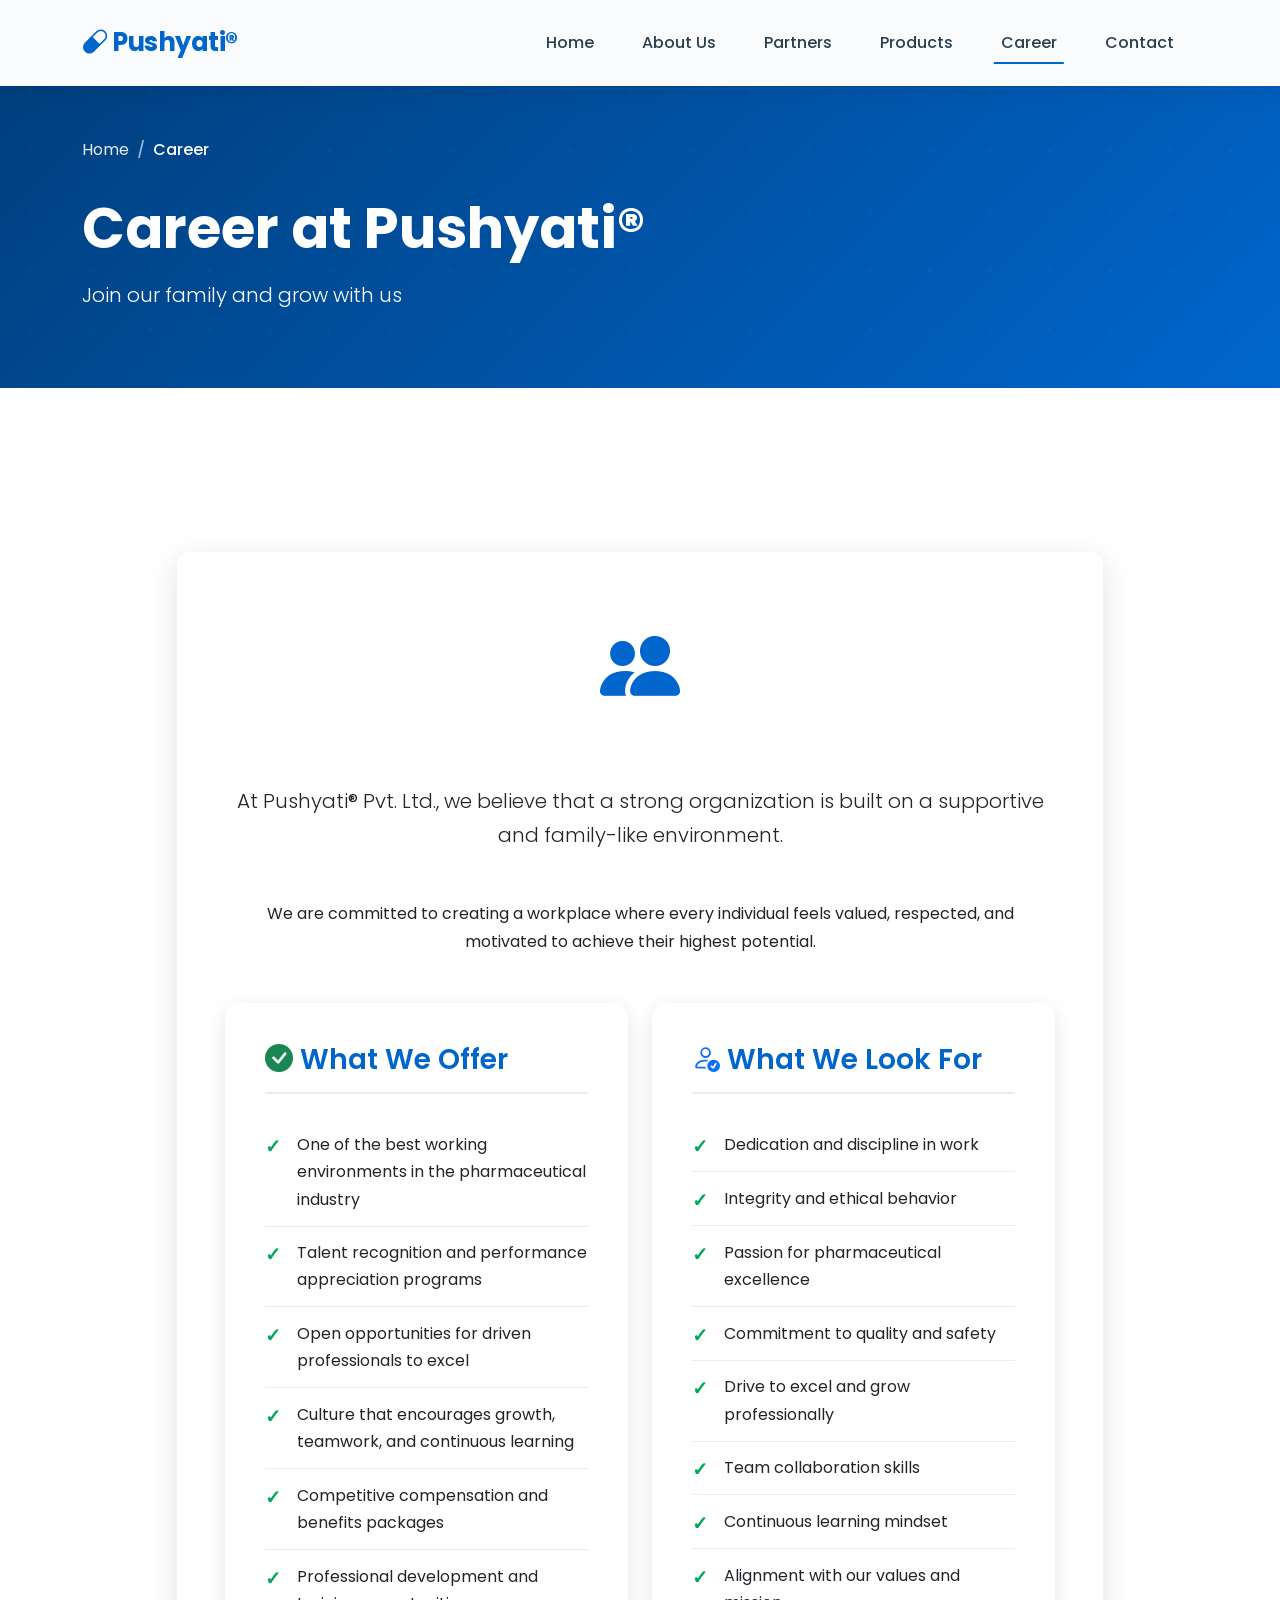
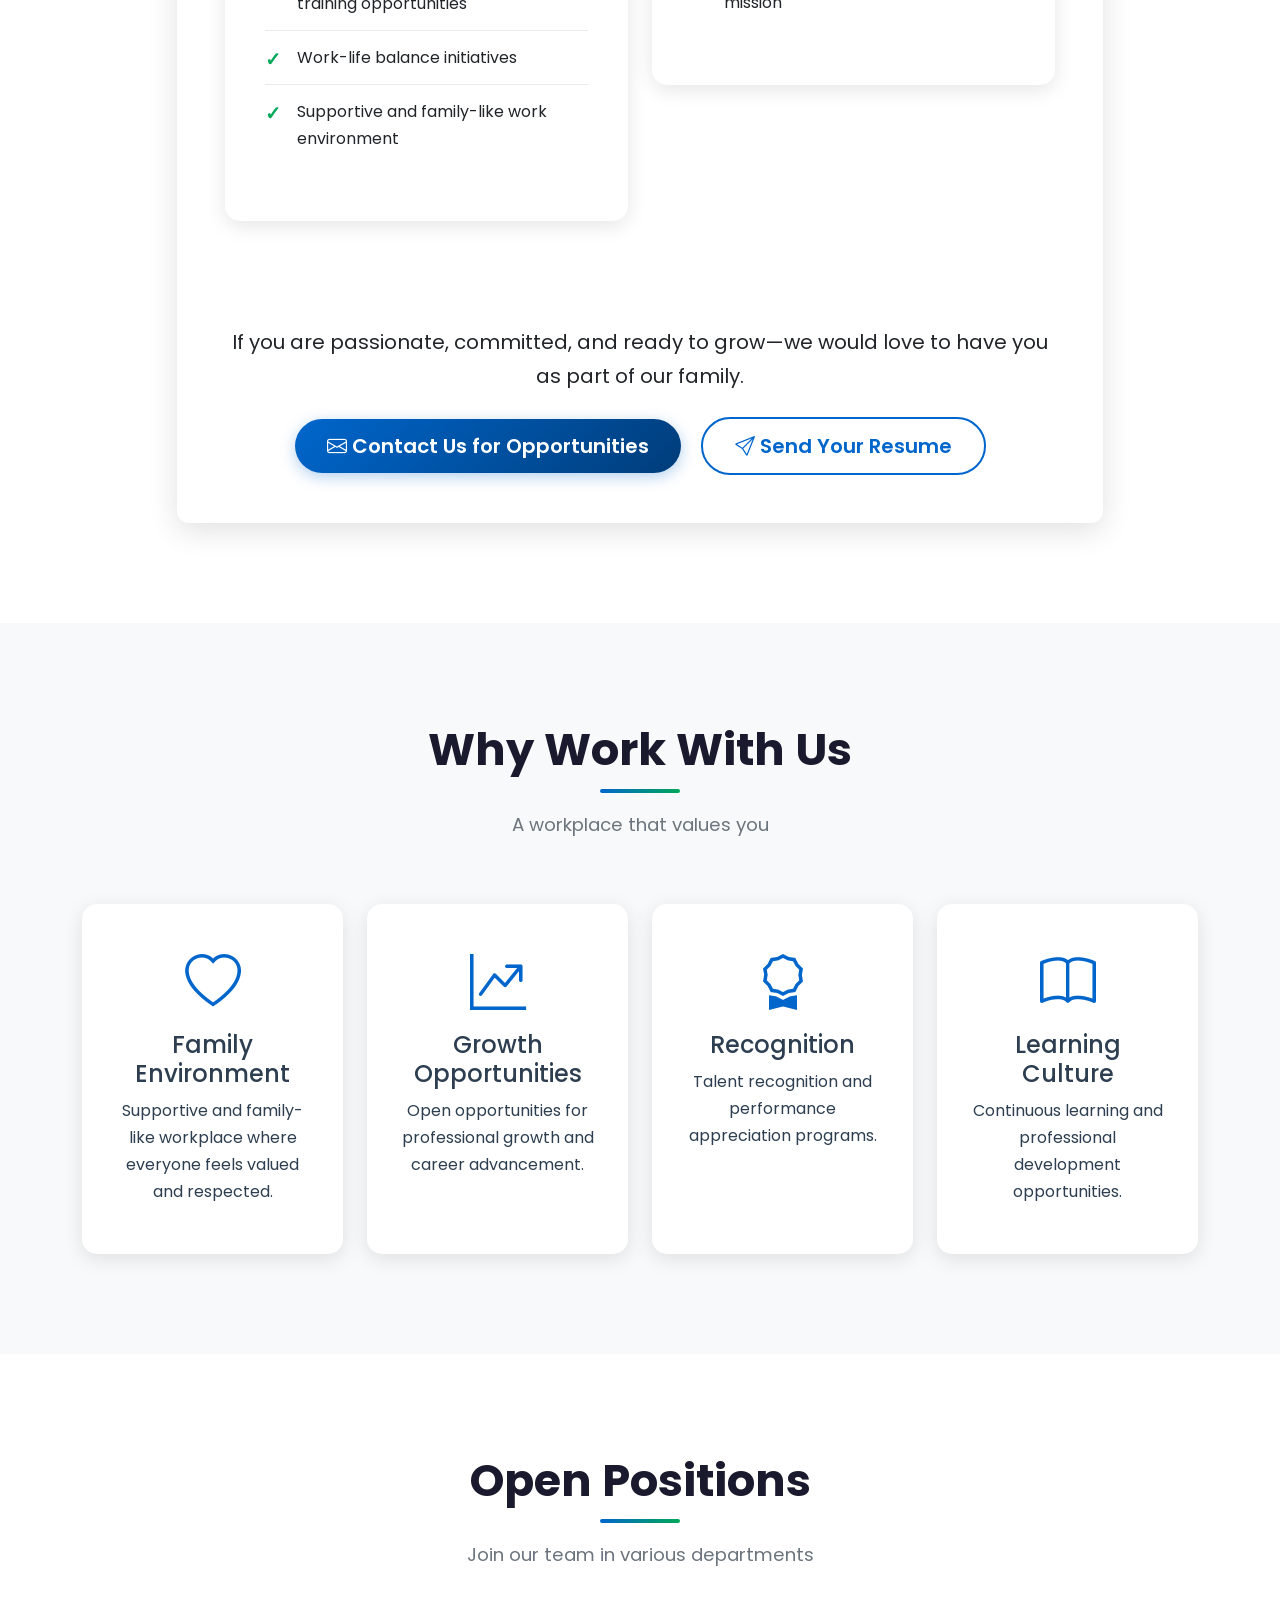
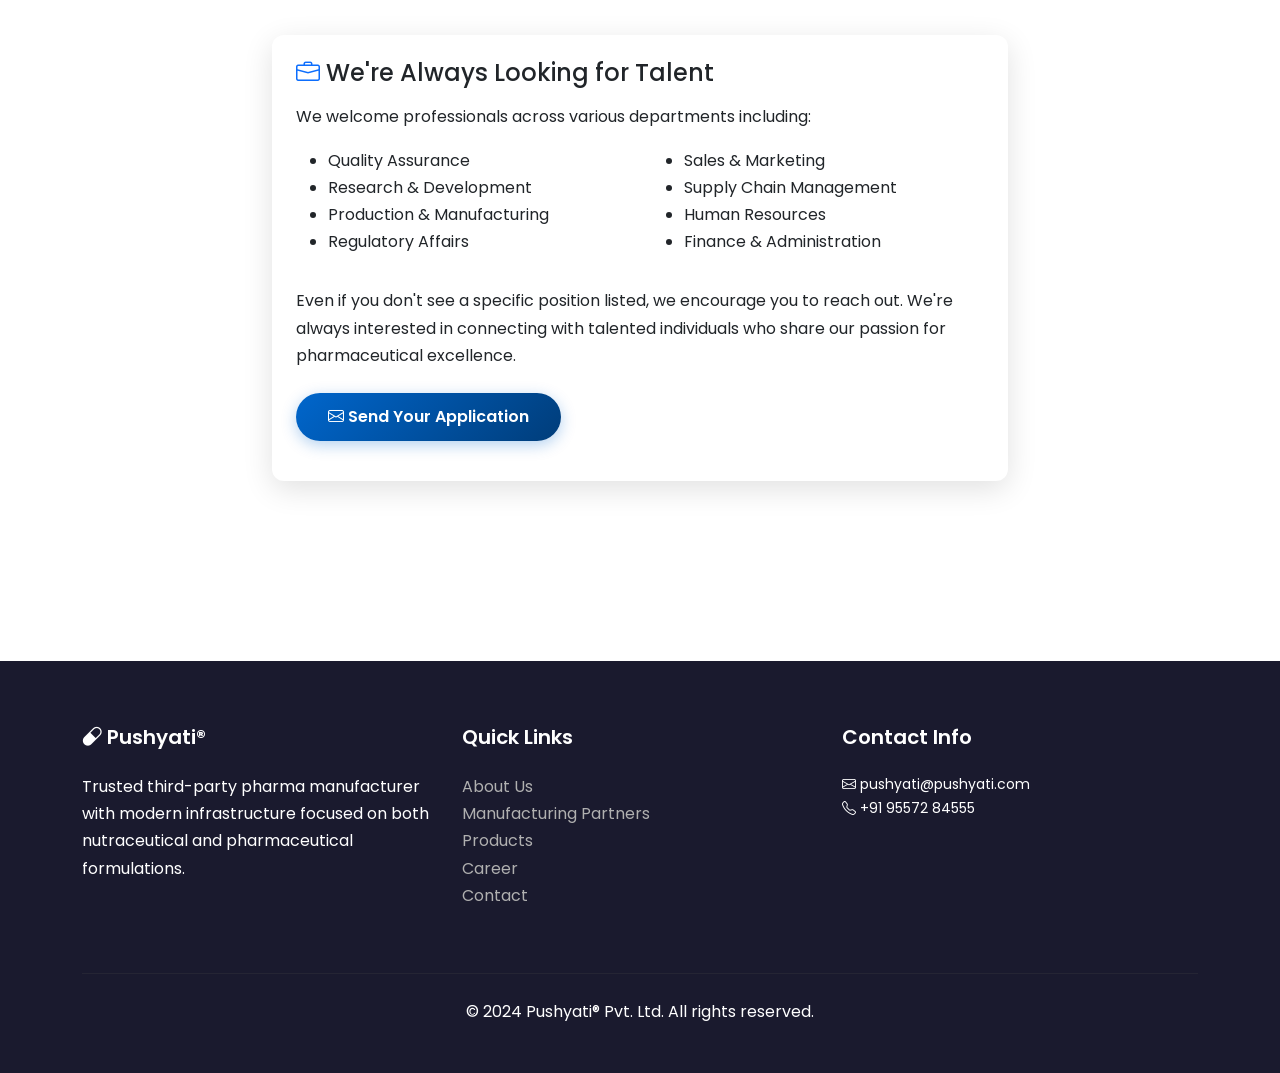
<file: career.html>
<!DOCTYPE html>
<html lang="en">
<head>
    <meta charset="UTF-8">
    <meta name="viewport" content="width=device-width, initial-scale=1.0">
    <title>Career - Pushyati®</title>
    
    <link href="https://cdn.jsdelivr.net/npm/bootstrap@5.3.2/dist/css/bootstrap.min.css" rel="stylesheet">
    <link rel="stylesheet" href="https://cdn.jsdelivr.net/npm/bootstrap-icons@1.11.1/font/bootstrap-icons.css">
    <link href="https://fonts.googleapis.com/css2?family=Poppins:wght@300;400;500;600;700&display=swap" rel="stylesheet">
    <link rel="stylesheet" href="css/style.css">
</head>
<body>
    <!-- Navigation -->
    <nav class="navbar navbar-expand-lg navbar-light fixed-top">
        <div class="container">
            <a class="navbar-brand" href="index.html">
                <i class="bi bi-capsule"></i> Pushyati®
            </a>
            <button class="navbar-toggler" type="button" data-bs-toggle="collapse" data-bs-target="#navbarNav">
                <span class="navbar-toggler-icon"></span>
            </button>
            <div class="collapse navbar-collapse" id="navbarNav">
                <ul class="navbar-nav ms-auto">
                    <li class="nav-item">
                        <a class="nav-link" href="index.html">Home</a>
                    </li>
                    <li class="nav-item">
                        <a class="nav-link" href="about.html">About Us</a>
                    </li>
                    <li class="nav-item">
                        <a class="nav-link" href="partners.html">Partners</a>
                    </li>
                    <li class="nav-item">
                        <a class="nav-link" href="products.html">Products</a>
                    </li>
                    <li class="nav-item">
                        <a class="nav-link active" href="career.html">Career</a>
                    </li>
                    <li class="nav-item">
                        <a class="nav-link" href="contact.html">Contact</a>
                    </li>
                </ul>
            </div>
        </div>
    </nav>

    <!-- Page Header -->
    <div class="page-header" style="background: linear-gradient(135deg, #003d7a 0%, #0066cc 100%);">
        <div style="position: absolute; top: 0; right: 0; width: 40%; height: 100%; background-image: url('https://via.placeholder.com/600x800/0066cc/ffffff?text=Career'); background-size: cover; background-position: center; opacity: 0.2; z-index: 1;"></div>
        <div class="container">
            <div class="page-header-content">
                <nav aria-label="breadcrumb" class="breadcrumb-custom">
                    <ol class="breadcrumb">
                        <li class="breadcrumb-item"><a href="index.html">Home</a></li>
                        <li class="breadcrumb-item active">Career</li>
                    </ol>
                </nav>
                <h1 class="display-4 fw-bold mb-3">Career at Pushyati®</h1>
                <p class="lead">Join our family and grow with us</p>
            </div>
        </div>
    </div>

    <!-- Career Content -->
    <section class="section">
        <div class="container">
            <div class="row">
                <div class="col-lg-10 mx-auto">
                    <div class="card">
                        <div class="card-body p-5">
                            <div class="text-center mb-5">
                                <i class="bi bi-people-fill" style="font-size: 5rem; color: var(--primary-color);"></i>
                            </div>
                            <p class="lead text-center mb-5">At Pushyati® Pvt. Ltd., we believe that a strong organization is built on a supportive and family-like environment.</p>
                            
                            <p class="text-center mb-5">We are committed to creating a workplace where every individual feels valued, respected, and motivated to achieve their highest potential.</p>
                            
                            <div class="row mt-5">
                                <div class="col-md-6 mb-4">
                                    <div class="detail-section">
                                        <h3><i class="bi bi-check-circle-fill text-success"></i> What We Offer</h3>
                                        <ul>
                                            <li>One of the best working environments in the pharmaceutical industry</li>
                                            <li>Talent recognition and performance appreciation programs</li>
                                            <li>Open opportunities for driven professionals to excel</li>
                                            <li>Culture that encourages growth, teamwork, and continuous learning</li>
                                            <li>Competitive compensation and benefits packages</li>
                                            <li>Professional development and training opportunities</li>
                                            <li>Work-life balance initiatives</li>
                                            <li>Supportive and family-like work environment</li>
                                        </ul>
                                    </div>
                                </div>
                                <div class="col-md-6 mb-4">
                                    <div class="detail-section">
                                        <h3><i class="bi bi-person-check text-primary"></i> What We Look For</h3>
                                        <ul>
                                            <li>Dedication and discipline in work</li>
                                            <li>Integrity and ethical behavior</li>
                                            <li>Passion for pharmaceutical excellence</li>
                                            <li>Commitment to quality and safety</li>
                                            <li>Drive to excel and grow professionally</li>
                                            <li>Team collaboration skills</li>
                                            <li>Continuous learning mindset</li>
                                            <li>Alignment with our values and mission</li>
                                        </ul>
                                    </div>
                                </div>
                            </div>
                            
                            <div class="text-center mt-5">
                                <p class="lead"><strong>If you are passionate, committed, and ready to grow—we would love to have you as part of our family.</strong></p>
                                <div class="mt-4">
                                    <a href="contact.html" class="btn btn-primary btn-lg me-3">
                                        <i class="bi bi-envelope"></i> Contact Us for Opportunities
                                    </a>
                                    <a href="mailto:pushyati@pushyati.com" class="btn btn-outline-primary btn-lg">
                                        <i class="bi bi-send"></i> Send Your Resume
                                    </a>
                                </div>
                            </div>
                        </div>
                    </div>
                </div>
            </div>
        </div>
    </section>

    <!-- Why Work With Us -->
    <section class="section" style="background: var(--light-bg);">
        <div class="container">
            <h2 class="section-title">Why Work With Us</h2>
            <p class="section-subtitle">A workplace that values you</p>
            
            <div class="row g-4">
                <div class="col-md-6 col-lg-3">
                    <div class="feature-box">
                        <i class="bi bi-heart feature-box-icon"></i>
                        <h4>Family Environment</h4>
                        <p>Supportive and family-like workplace where everyone feels valued and respected.</p>
                    </div>
                </div>
                <div class="col-md-6 col-lg-3">
                    <div class="feature-box">
                        <i class="bi bi-graph-up-arrow feature-box-icon"></i>
                        <h4>Growth Opportunities</h4>
                        <p>Open opportunities for professional growth and career advancement.</p>
                    </div>
                </div>
                <div class="col-md-6 col-lg-3">
                    <div class="feature-box">
                        <i class="bi bi-award feature-box-icon"></i>
                        <h4>Recognition</h4>
                        <p>Talent recognition and performance appreciation programs.</p>
                    </div>
                </div>
                <div class="col-md-6 col-lg-3">
                    <div class="feature-box">
                        <i class="bi bi-book feature-box-icon"></i>
                        <h4>Learning Culture</h4>
                        <p>Continuous learning and professional development opportunities.</p>
                    </div>
                </div>
            </div>
        </div>
    </section>

    <!-- Open Positions -->
    <section class="section">
        <div class="container">
            <h2 class="section-title">Open Positions</h2>
            <p class="section-subtitle">Join our team in various departments</p>
            
            <div class="row">
                <div class="col-lg-8 mx-auto">
                    <div class="card mb-3">
                        <div class="card-body p-4">
                            <h4 class="mb-3"><i class="bi bi-briefcase text-primary"></i> We're Always Looking for Talent</h4>
                            <p>We welcome professionals across various departments including:</p>
                            <div class="row mt-3">
                                <div class="col-md-6">
                                    <ul>
                                        <li>Quality Assurance</li>
                                        <li>Research & Development</li>
                                        <li>Production & Manufacturing</li>
                                        <li>Regulatory Affairs</li>
                                    </ul>
                                </div>
                                <div class="col-md-6">
                                    <ul>
                                        <li>Sales & Marketing</li>
                                        <li>Supply Chain Management</li>
                                        <li>Human Resources</li>
                                        <li>Finance & Administration</li>
                                    </ul>
                                </div>
                            </div>
                            <p class="mt-3 mb-0">Even if you don't see a specific position listed, we encourage you to reach out. We're always interested in connecting with talented individuals who share our passion for pharmaceutical excellence.</p>
                            <div class="mt-4">
                                <a href="contact.html" class="btn btn-primary">
                                    <i class="bi bi-envelope"></i> Send Your Application
                                </a>
                            </div>
                        </div>
                    </div>
                </div>
            </div>
        </div>
    </section>

    <!-- Footer -->
    <footer class="footer">
        <div class="container">
            <div class="row">
                <div class="col-md-4 mb-4">
                    <h5><i class="bi bi-capsule"></i> Pushyati®</h5>
                    <p>Trusted third-party pharma manufacturer with modern infrastructure focused on both nutraceutical and pharmaceutical formulations.</p>
                </div>
                <div class="col-md-4 mb-4">
                    <h5>Quick Links</h5>
                    <ul class="list-unstyled">
                        <li><a href="about.html">About Us</a></li>
                        <li><a href="partners.html">Manufacturing Partners</a></li>
                        <li><a href="products.html">Products</a></li>
                        <li><a href="career.html">Career</a></li>
                        <li><a href="contact.html">Contact</a></li>
                    </ul>
                </div>
                <div class="col-md-4 mb-4">
                    <h5>Contact Info</h5>
                    <p class="small">
                        <i class="bi bi-envelope"></i> pushyati@pushyati.com<br>
                        <i class="bi bi-telephone"></i> +91 95572 84555
                    </p>
                </div>
            </div>
            <hr class="my-4" style="border-color: #444;">
            <div class="row">
                <div class="col-12 text-center">
                    <p>&copy; 2024 Pushyati® Pvt. Ltd. All rights reserved.</p>
                </div>
            </div>
        </div>
    </footer>

    <script src="https://cdn.jsdelivr.net/npm/bootstrap@5.3.2/dist/js/bootstrap.bundle.min.js"></script>
</body>
</html>
</file>
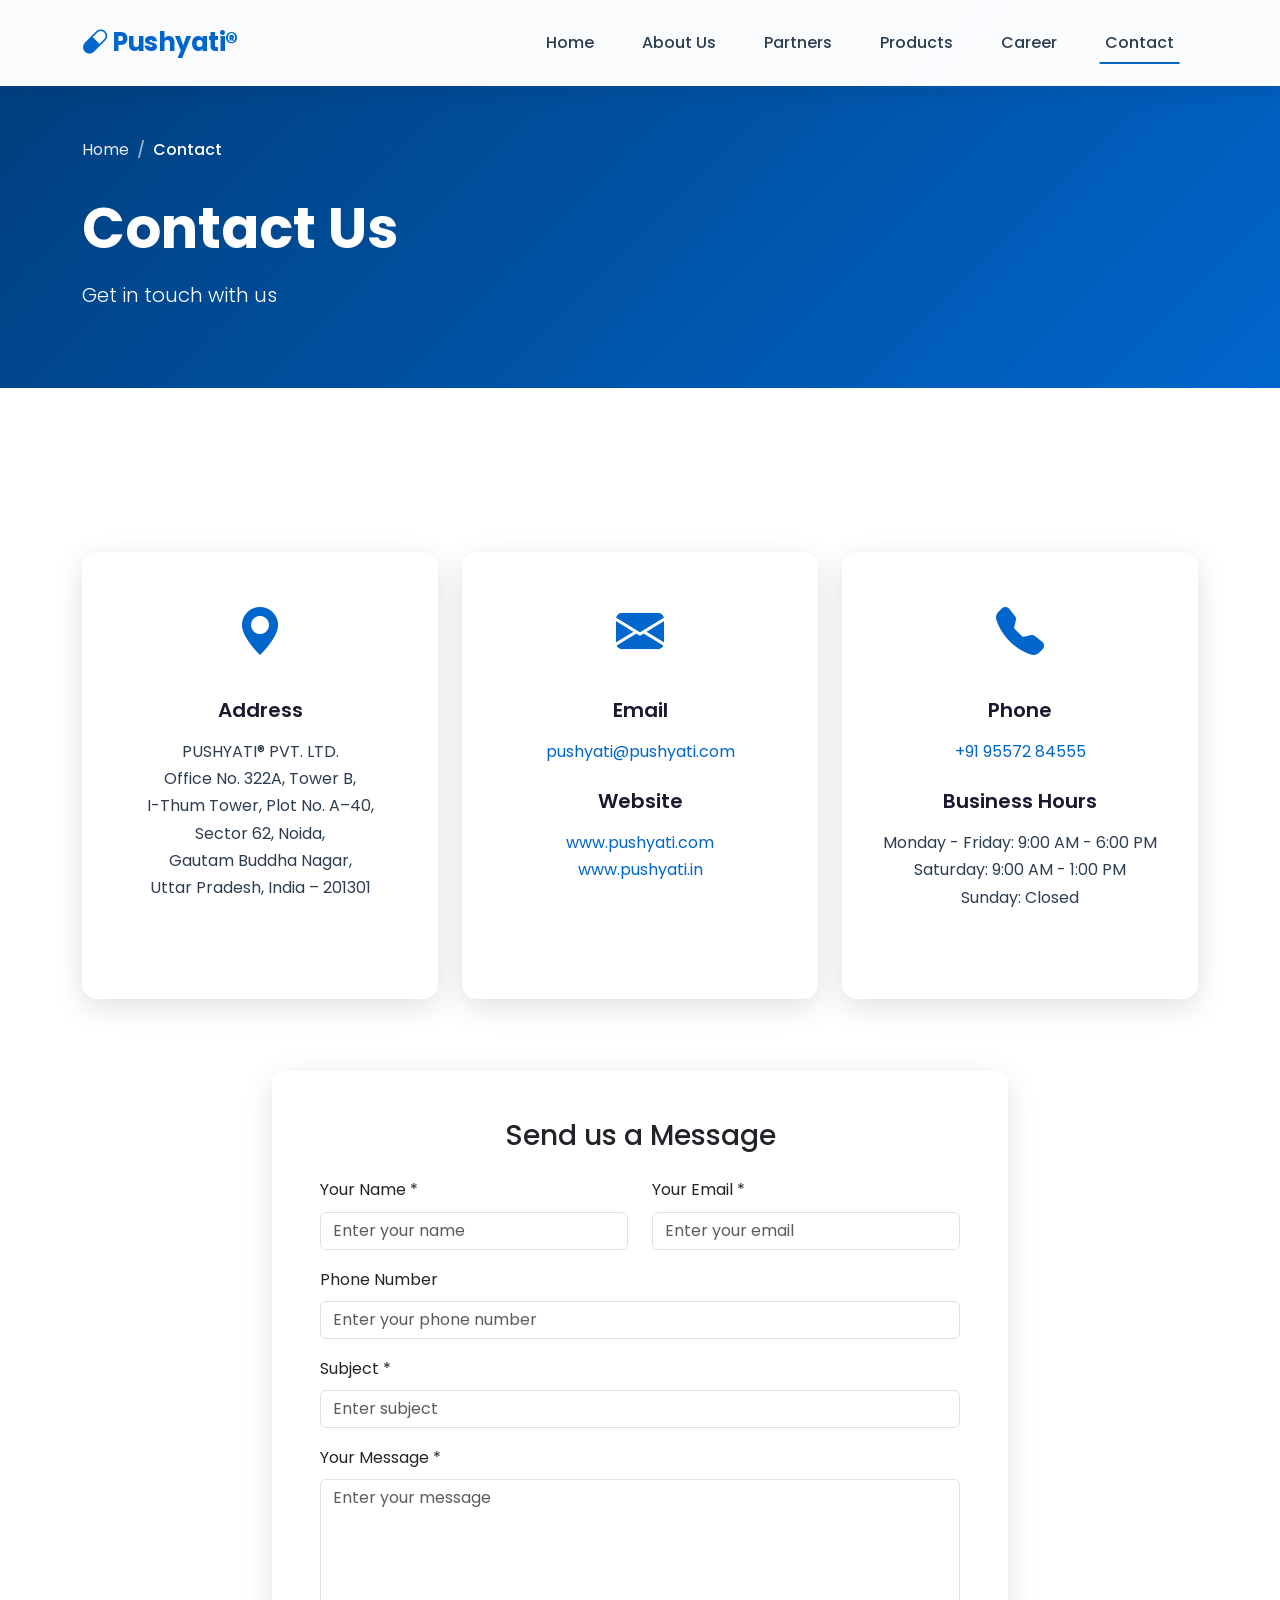
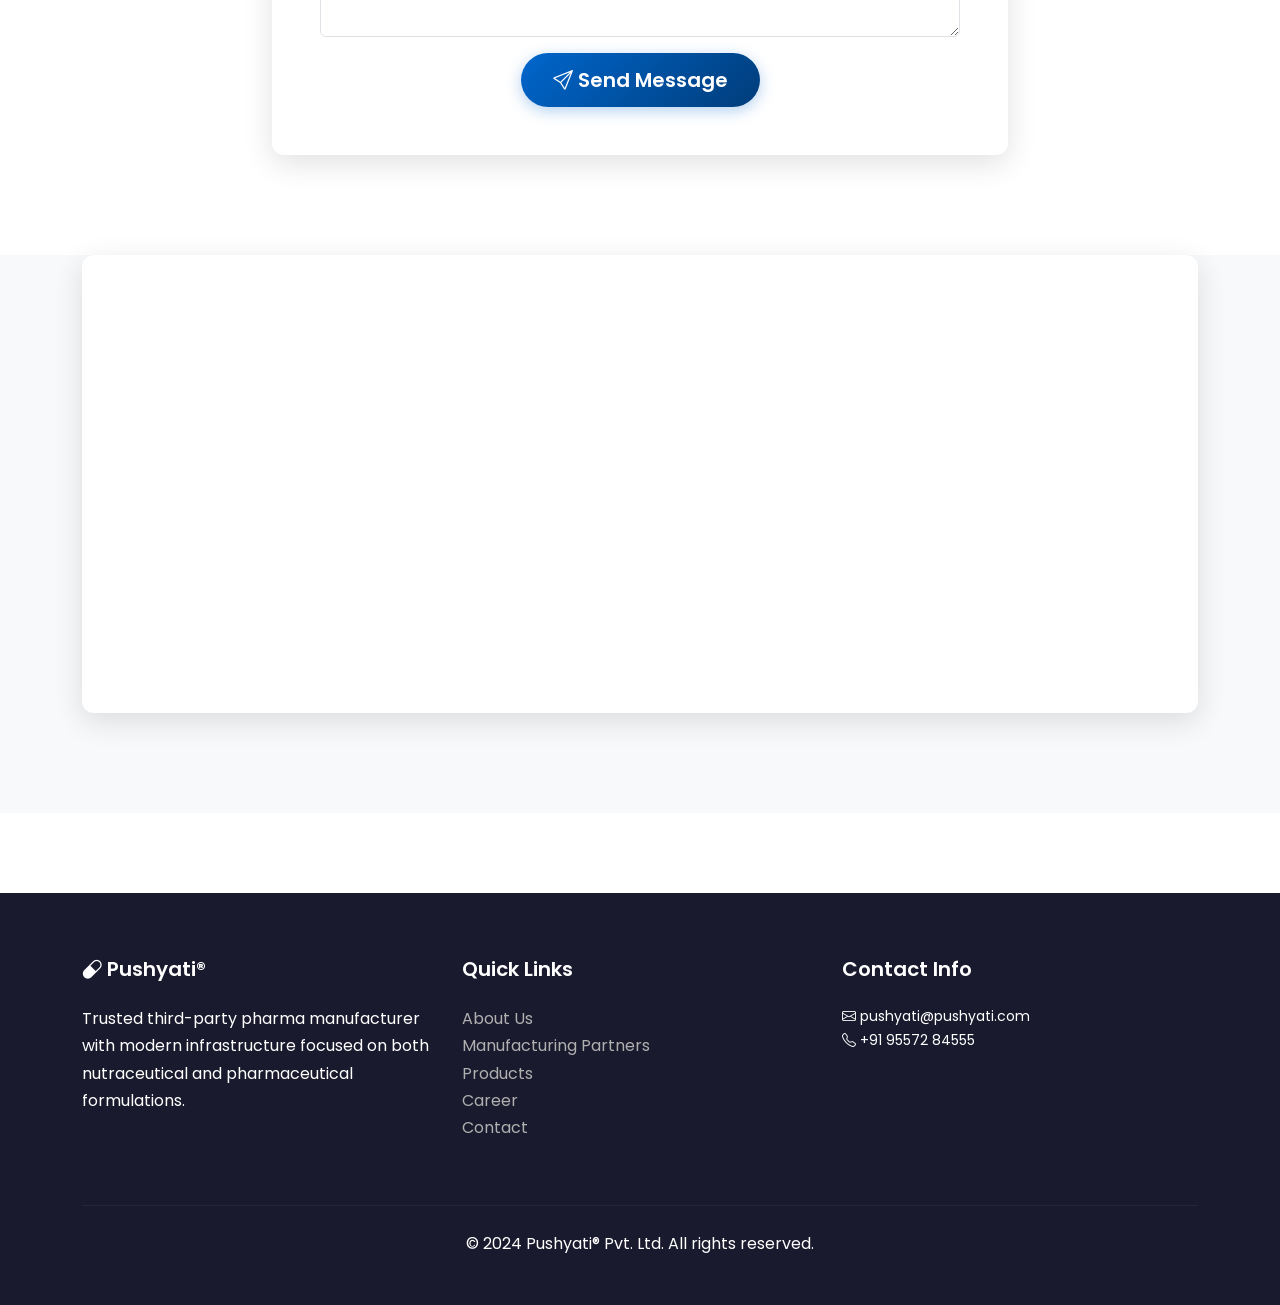
<file: contact.html>
<!DOCTYPE html>
<html lang="en">
<head>
    <meta charset="UTF-8">
    <meta name="viewport" content="width=device-width, initial-scale=1.0">
    <title>Contact Us - Pushyati®</title>
    
    <link href="https://cdn.jsdelivr.net/npm/bootstrap@5.3.2/dist/css/bootstrap.min.css" rel="stylesheet">
    <link rel="stylesheet" href="https://cdn.jsdelivr.net/npm/bootstrap-icons@1.11.1/font/bootstrap-icons.css">
    <link href="https://fonts.googleapis.com/css2?family=Poppins:wght@300;400;500;600;700&display=swap" rel="stylesheet">
    <link rel="stylesheet" href="css/style.css">
</head>
<body>
    <!-- Navigation -->
    <nav class="navbar navbar-expand-lg navbar-light fixed-top">
        <div class="container">
            <a class="navbar-brand" href="index.html">
                <i class="bi bi-capsule"></i> Pushyati®
            </a>
            <button class="navbar-toggler" type="button" data-bs-toggle="collapse" data-bs-target="#navbarNav">
                <span class="navbar-toggler-icon"></span>
            </button>
            <div class="collapse navbar-collapse" id="navbarNav">
                <ul class="navbar-nav ms-auto">
                    <li class="nav-item">
                        <a class="nav-link" href="index.html">Home</a>
                    </li>
                    <li class="nav-item">
                        <a class="nav-link" href="about.html">About Us</a>
                    </li>
                    <li class="nav-item">
                        <a class="nav-link" href="partners.html">Partners</a>
                    </li>
                    <li class="nav-item">
                        <a class="nav-link" href="products.html">Products</a>
                    </li>
                    <li class="nav-item">
                        <a class="nav-link" href="career.html">Career</a>
                    </li>
                    <li class="nav-item">
                        <a class="nav-link active" href="contact.html">Contact</a>
                    </li>
                </ul>
            </div>
        </div>
    </nav>

    <!-- Page Header -->
    <div class="page-header" style="background: linear-gradient(135deg, #003d7a 0%, #0066cc 100%);">
        <div style="position: absolute; top: 0; right: 0; width: 40%; height: 100%; background-image: url('https://via.placeholder.com/600x800/0066cc/ffffff?text=Contact'); background-size: cover; background-position: center; opacity: 0.2; z-index: 1;"></div>
        <div class="container">
            <div class="page-header-content">
                <nav aria-label="breadcrumb" class="breadcrumb-custom">
                    <ol class="breadcrumb">
                        <li class="breadcrumb-item"><a href="index.html">Home</a></li>
                        <li class="breadcrumb-item active">Contact</li>
                    </ol>
                </nav>
                <h1 class="display-4 fw-bold mb-3">Contact Us</h1>
                <p class="lead">Get in touch with us</p>
            </div>
        </div>
    </div>

    <!-- Contact Section -->
    <section class="section">
        <div class="container">
            <div class="row mb-5">
                <div class="col-lg-4 mb-4">
                    <div class="contact-info">
                        <i class="bi bi-geo-alt-fill contact-icon"></i>
                        <h5>Address</h5>
                        <p>PUSHYATI® PVT. LTD.<br>
                        Office No. 322A, Tower B,<br>
                        I-Thum Tower, Plot No. A–40,<br>
                        Sector 62, Noida,<br>
                        Gautam Buddha Nagar,<br>
                        Uttar Pradesh, India – 201301</p>
                    </div>
                </div>
                
                <div class="col-lg-4 mb-4">
                    <div class="contact-info">
                        <i class="bi bi-envelope-fill contact-icon"></i>
                        <h5>Email</h5>
                        <p><a href="mailto:pushyati@pushyati.com">pushyati@pushyati.com</a></p>
                        <h5 class="mt-4">Website</h5>
                        <p>
                            <a href="https://www.pushyati.com" target="_blank">www.pushyati.com</a><br>
                            <a href="https://www.pushyati.in" target="_blank">www.pushyati.in</a>
                        </p>
                    </div>
                </div>
                
                <div class="col-lg-4 mb-4">
                    <div class="contact-info">
                        <i class="bi bi-telephone-fill contact-icon"></i>
                        <h5>Phone</h5>
                        <p><a href="tel:+919557284555">+91 95572 84555</a></p>
                        <h5 class="mt-4">Business Hours</h5>
                        <p>
                            Monday - Friday: 9:00 AM - 6:00 PM<br>
                            Saturday: 9:00 AM - 1:00 PM<br>
                            Sunday: Closed
                        </p>
                    </div>
                </div>
            </div>
            
            <!-- Contact Form -->
            <div class="row">
                <div class="col-lg-8 mx-auto">
                    <div class="card">
                        <div class="card-body p-5">
                            <h3 class="text-center mb-4">Send us a Message</h3>
                            <form id="contactForm">
                                <div class="row">
                                    <div class="col-md-6 mb-3">
                                        <label for="name" class="form-label">Your Name *</label>
                                        <input type="text" class="form-control" id="name" placeholder="Enter your name" required>
                                    </div>
                                    <div class="col-md-6 mb-3">
                                        <label for="email" class="form-label">Your Email *</label>
                                        <input type="email" class="form-control" id="email" placeholder="Enter your email" required>
                                    </div>
                                </div>
                                <div class="mb-3">
                                    <label for="phone" class="form-label">Phone Number</label>
                                    <input type="tel" class="form-control" id="phone" placeholder="Enter your phone number">
                                </div>
                                <div class="mb-3">
                                    <label for="subject" class="form-label">Subject *</label>
                                    <input type="text" class="form-control" id="subject" placeholder="Enter subject" required>
                                </div>
                                <div class="mb-3">
                                    <label for="message" class="form-label">Your Message *</label>
                                    <textarea class="form-control" id="message" rows="6" placeholder="Enter your message" required></textarea>
                                </div>
                                <div class="text-center">
                                    <button type="submit" class="btn btn-primary btn-lg">
                                        <i class="bi bi-send"></i> Send Message
                                    </button>
                                </div>
                            </form>
                        </div>
                    </div>
                </div>
            </div>
        </div>
    </section>

    <!-- Map Section -->
    <section class="section" style="background: var(--light-bg); padding-top: 0;">
        <div class="container">
            <div class="row">
                <div class="col-12">
                    <div class="card">
                        <div class="card-body p-0">
                            <iframe 
                                src="https://www.google.com/maps/embed?pb=!1m18!1m12!1m3!1d3504.789234567890!2d77.3691234567890!3d28.6271234567890!2m3!1f0!2f0!3f0!3m2!1i1024!2i768!4f13.1!3m3!1m2!1s0x390ce5a43173357b%3A0x37ffce30c87cc03f!2sSector%2062%2C%20Noida%2C%20Uttar%20Pradesh%20201301!5e0!3m2!1sen!2sin!4v1234567890123!5m2!1sen!2sin&q=I-Thum+Tower,+Sector+62,+Noida" 
                                width="100%" 
                                height="450" 
                                style="border:0; border-radius: 15px 15px 0 0;" 
                                allowfullscreen="" 
                                loading="lazy" 
                                referrerpolicy="no-referrer-when-downgrade"
                                title="Pushyati Office Location">
                            </iframe>
                        </div>
                    </div>
                </div>
            </div>
        </div>
    </section>

    <!-- Footer -->
    <footer class="footer">
        <div class="container">
            <div class="row">
                <div class="col-md-4 mb-4">
                    <h5><i class="bi bi-capsule"></i> Pushyati®</h5>
                    <p>Trusted third-party pharma manufacturer with modern infrastructure focused on both nutraceutical and pharmaceutical formulations.</p>
                </div>
                <div class="col-md-4 mb-4">
                    <h5>Quick Links</h5>
                    <ul class="list-unstyled">
                        <li><a href="about.html">About Us</a></li>
                        <li><a href="partners.html">Manufacturing Partners</a></li>
                        <li><a href="products.html">Products</a></li>
                        <li><a href="career.html">Career</a></li>
                        <li><a href="contact.html">Contact</a></li>
                    </ul>
                </div>
                <div class="col-md-4 mb-4">
                    <h5>Contact Info</h5>
                    <p class="small">
                        <i class="bi bi-envelope"></i> pushyati@pushyati.com<br>
                        <i class="bi bi-telephone"></i> +91 95572 84555
                    </p>
                </div>
            </div>
            <hr class="my-4" style="border-color: #444;">
            <div class="row">
                <div class="col-12 text-center">
                    <p>&copy; 2024 Pushyati® Pvt. Ltd. All rights reserved.</p>
                </div>
            </div>
        </div>
    </footer>

    <script src="https://cdn.jsdelivr.net/npm/bootstrap@5.3.2/dist/js/bootstrap.bundle.min.js"></script>
    <script>
        // Contact form handling
        document.getElementById('contactForm').addEventListener('submit', function(e) {
            e.preventDefault();
            // Here you would typically send the form data to a server
            alert('Thank you for your message! We will get back to you soon.');
            this.reset();
        });
    </script>
</body>
</html>
</file>
<file: css/style.css>
:root {
    --primary-color: #0066cc;
    --secondary-color: #00a859;
    --accent-color: #ff6b35;
    --dark-color: #1a1a2e;
    --dark-blue: #003d7a;
    --light-bg: #f8f9fa;
    --gray-light: #e9ecef;
    --text-dark: #2c3e50;
    --text-light: #6c757d;
}

* {
    margin: 0;
    padding: 0;
    box-sizing: border-box;
}

body {
    font-family: 'Poppins', 'Segoe UI', Tahoma, Geneva, Verdana, sans-serif;
    color: var(--text-dark);
    line-height: 1.7;
    overflow-x: hidden;
}

body.content-hidden {
    overflow: hidden;
}

body.content-hidden > *:not(.preloader) {
    opacity: 0;
    visibility: hidden;
}

/* Preloader */
.preloader {
    position: fixed;
    inset: 0;
    background: #ffffff;
    display: flex;
    align-items: center;
    justify-content: center;
    z-index: 9999;
    transition: opacity 0.6s ease, visibility 0.6s ease;
}

.preloader-hide {
    opacity: 0;
    visibility: hidden;
    pointer-events: none;
}

.preloader-content {
    text-align: center;
    color: var(--primary-color);
    animation: fadeIn 0.8s ease-out both;
}

.preloader-capsule {
    width: 90px;
    height: 40px;
    border-radius: 999px;
    border: 3px solid var(--primary-color);
    margin: 0 auto 1rem;
    position: relative;
    overflow: hidden;
    box-shadow: 0 10px 30px rgba(0, 102, 204, 0.2);
}

.preloader-capsule::before,
.preloader-capsule::after {
    content: '';
    position: absolute;
    inset: 5px;
    border-radius: 999px;
    border: 2px solid transparent;
    animation: capsuleGlow 2s infinite;
}

.preloader-capsule::before {
    border-left-color: rgba(0, 255, 136, 0.7);
    border-top-color: rgba(0, 255, 136, 0.7);
}

.preloader-capsule::after {
    border-right-color: rgba(0, 102, 204, 0.7);
    border-bottom-color: rgba(0, 102, 204, 0.7);
    animation-delay: 0.4s;
}

.preloader-icon {
    font-size: 1.6rem;
    color: var(--primary-color);
    animation: rotate 2.4s linear infinite;
    display: inline-flex;
    align-items: center;
    justify-content: center;
    width: 100%;
    height: 100%;
}

.preloader-brand {
    font-weight: 700;
    letter-spacing: 1px;
    text-transform: uppercase;
    font-size: 1rem;
    color: var(--primary-color);
}

.preloader-tagline {
    font-size: 0.85rem;
    opacity: 0.7;
    letter-spacing: 0.5px;
    color: var(--text-light);
}

@keyframes capsuleGlow {
    0%, 100% {
        transform: rotate(0deg);
        opacity: 0.4;
    }
    50% {
        transform: rotate(180deg);
        opacity: 1;
    }
}

/* Navigation */
.navbar {
    background: rgba(255, 255, 255, 0.98) !important;
    box-shadow: 0 2px 20px rgba(0,0,0,0.1);
    padding: 1rem 0;
    transition: all 0.3s;
}

.navbar-brand {
    font-weight: 700;
    font-size: 1.6rem;
    color: var(--primary-color) !important;
    letter-spacing: -0.5px;
}

.nav-link {
    font-weight: 500;
    color: var(--text-dark) !important;
    margin: 0 0.5rem;
    transition: all 0.3s;
    position: relative;
    padding: 0.5rem 1rem !important;
}

.nav-link::after {
    content: '';
    position: absolute;
    bottom: 0;
    left: 50%;
    width: 0;
    height: 2px;
    background: var(--primary-color);
    transition: all 0.3s;
    transform: translateX(-50%);
}

.nav-link:hover::after,
.nav-link.active::after {
    width: 80%;
}

.nav-link:hover {
    color: var(--primary-color) !important;
}

/* Hero Section */
.hero-section {
    background: linear-gradient(135deg, var(--dark-blue) 0%, var(--primary-color) 50%, #004499 100%);
    color: white;
    padding: 120px 0 80px;
    position: relative;
    overflow: hidden;
    min-height: 70vh;
    display: flex;
    align-items: center;
}

.hero-section::before {
    content: '';
    position: absolute;
    top: 0;
    left: 0;
    right: 0;
    bottom: 0;
    background: 
        radial-gradient(circle at 20% 50%, rgba(255,255,255,0.1) 0%, transparent 50%),
        radial-gradient(circle at 80% 80%, rgba(0,168,89,0.15) 0%, transparent 50%),
        url('data:image/svg+xml,<svg width="100" height="100" xmlns="http://www.w3.org/2000/svg"><defs><pattern id="grid" width="100" height="100" patternUnits="userSpaceOnUse"><path d="M 100 0 L 0 0 0 100" fill="none" stroke="rgba(255,255,255,0.05)" stroke-width="1"/></pattern></defs><rect width="100" height="100" fill="url(%23grid)"/></svg>');
    opacity: 1;
    z-index: 0;
}

/* Animated Shapes */
.hero-shapes {
    position: absolute;
    width: 100%;
    height: 100%;
    top: 0;
    left: 0;
    z-index: 0;
    overflow: hidden;
}

.shape {
    position: absolute;
    border-radius: 50%;
    background: rgba(255, 255, 255, 0.05);
    animation: float 15s infinite ease-in-out, rotate 20s infinite linear;
}

@keyframes rotate {
    from {
        transform: rotate(0deg);
    }
    to {
        transform: rotate(360deg);
    }
}

.shape-1 {
    width: 300px;
    height: 300px;
    top: -150px;
    right: 10%;
    animation-delay: 0s;
}

.shape-2 {
    width: 200px;
    height: 200px;
    bottom: -100px;
    left: 5%;
    animation-delay: 2s;
}

.shape-3 {
    width: 150px;
    height: 150px;
    top: 50%;
    right: 20%;
    animation-delay: 4s;
}

.shape-4 {
    width: 100px;
    height: 100px;
    bottom: 20%;
    right: 30%;
    animation-delay: 6s;
}

@keyframes float {
    0%, 100% {
        transform: translate(0, 0) rotate(0deg);
    }
    33% {
        transform: translate(30px, -30px) rotate(120deg);
    }
    66% {
        transform: translate(-20px, 20px) rotate(240deg);
    }
}

.hero-content {
    position: relative;
    z-index: 2;
    animation: fadeInUp 1s ease-out;
}

@keyframes fadeInUp {
    from {
        opacity: 0;
        transform: translateY(30px);
    }
    to {
        opacity: 1;
        transform: translateY(0);
    }
}

.hero-badge {
    display: inline-block;
    animation: fadeInUp 0.8s ease-out 0.2s both;
}

.badge-text {
    background: rgba(255, 255, 255, 0.15);
    backdrop-filter: blur(10px);
    padding: 0.6rem 1.5rem;
    border-radius: 50px;
    font-size: 0.9rem;
    font-weight: 500;
    border: 1px solid rgba(255, 255, 255, 0.2);
    display: inline-flex;
    align-items: center;
    gap: 0.5rem;
}

.badge-text i {
    color: #ffd700;
    animation: pulse 2s infinite, rotateStar 3s linear infinite;
}

@keyframes rotateStar {
    from {
        transform: rotate(0deg);
    }
    to {
        transform: rotate(360deg);
    }
}

@keyframes pulse {
    0%, 100% {
        transform: scale(1);
    }
    50% {
        transform: scale(1.2);
    }
}

.hero-title {
    font-size: 2.8rem;
    font-weight: 800;
    margin-bottom: 1rem;
    line-height: 1.1;
    text-shadow: 2px 4px 8px rgba(0,0,0,0.3);
    animation: fadeInUp 0.8s ease-out 0.3s both, slideInLeft 1s ease-out 0.5s both;
}

@keyframes slideInLeft {
    from {
        opacity: 0;
        transform: translateX(-50px);
    }
    to {
        opacity: 1;
        transform: translateX(0);
    }
}

.title-line-1 {
    display: block;
    background: linear-gradient(135deg, #ffffff 0%, #e0f2ff 100%);
    -webkit-background-clip: text;
    -webkit-text-fill-color: transparent;
    background-clip: text;
}

.title-line-2 {
    display: block;
    background: linear-gradient(135deg, #00a859 0%, #00ff88 100%);
    -webkit-background-clip: text;
    -webkit-text-fill-color: transparent;
    background-clip: text;
}

.hero-subtitle {
    font-size: 1rem;
    margin-bottom: 1.5rem;
    opacity: 0.9;
    font-weight: 300;
    line-height: 1.7;
    animation: fadeInUp 0.8s ease-out 0.5s both, fadeIn 1s ease-out 0.7s both;
}

@keyframes fadeIn {
    from { opacity: 0; }
    to { opacity: 0.9; }
}

.hero-certifications {
    display: flex;
    gap: 1rem;
    flex-wrap: wrap;
    margin-bottom: 2rem;
    animation: fadeInUp 1s ease-out 0.8s both;
}

.cert-badge {
    background: rgba(255, 255, 255, 0.15);
    backdrop-filter: blur(10px);
    padding: 0.7rem 1.3rem;
    border-radius: 12px;
    display: flex;
    align-items: center;
    gap: 0.7rem;
    font-weight: 500;
    border: 1px solid rgba(255, 255, 255, 0.2);
    transition: all 0.3s;
    animation: slideInRight 0.8s ease-out 0.7s both, pulseGlow 2s ease-in-out 1.5s infinite;
}

@keyframes slideInRight {
    from {
        opacity: 0;
        transform: translateX(30px);
    }
    to {
        opacity: 1;
        transform: translateX(0);
    }
}

@keyframes pulseGlow {
    0%, 100% {
        box-shadow: 0 0 0 rgba(255, 255, 255, 0);
    }
    50% {
        box-shadow: 0 0 15px rgba(255, 255, 255, 0.3);
    }
}

.cert-badge:hover {
    background: rgba(255, 255, 255, 0.25);
    transform: translateY(-3px);
    box-shadow: 0 5px 20px rgba(0,0,0,0.2);
}

.cert-badge i {
    font-size: 1.3rem;
    color: var(--secondary-color);
}

.hero-buttons {
    display: flex;
    gap: 1rem;
    flex-wrap: wrap;
    animation: fadeInUp 1s ease-out 1s both;
}

.btn-hero-primary {
    background: white;
    color: var(--primary-color);
    padding: 0.9rem 2.2rem;
    border-radius: 50px;
    font-weight: 600;
    font-size: 1rem;
    border: none;
    display: inline-flex;
    align-items: center;
    gap: 0.7rem;
    transition: all 0.3s;
    box-shadow: 0 5px 20px rgba(0,0,0,0.2);
    text-decoration: none;
    animation: slideInUp 0.8s ease-out 0.9s both, buttonPulse 2s ease-in-out 1.5s infinite;
    position: relative;
    overflow: hidden;
}

.btn-hero-primary::before {
    content: '';
    position: absolute;
    top: 50%;
    left: 50%;
    width: 0;
    height: 0;
    border-radius: 50%;
    background: rgba(0, 102, 204, 0.1);
    transform: translate(-50%, -50%);
    transition: width 0.6s, height 0.6s;
}

.btn-hero-primary:hover::before {
    width: 300px;
    height: 300px;
}

@keyframes slideInUp {
    from {
        opacity: 0;
        transform: translateY(30px);
    }
    to {
        opacity: 1;
        transform: translateY(0);
    }
}

@keyframes buttonPulse {
    0%, 100% {
        box-shadow: 0 5px 20px rgba(0,0,0,0.2);
    }
    50% {
        box-shadow: 0 8px 30px rgba(255, 255, 255, 0.4);
    }
}

.btn-hero-primary:hover {
    transform: translateY(-3px);
    box-shadow: 0 8px 30px rgba(0,0,0,0.3);
    color: var(--dark-blue);
}

.btn-hero-primary i:last-child {
    transition: transform 0.3s;
}

.btn-hero-primary:hover i:last-child {
    transform: translateX(5px);
}

.btn-hero-secondary {
    background: transparent;
    color: white;
    padding: 0.9rem 2.2rem;
    border-radius: 50px;
    font-weight: 600;
    font-size: 1rem;
    border: 2px solid rgba(255, 255, 255, 0.5);
    display: inline-flex;
    align-items: center;
    gap: 0.7rem;
    transition: all 0.3s;
    text-decoration: none;
    backdrop-filter: blur(10px);
    animation: slideInUp 0.8s ease-out 1s both;
    position: relative;
    overflow: hidden;
}

.btn-hero-secondary::after {
    content: '';
    position: absolute;
    top: 0;
    left: -100%;
    width: 100%;
    height: 100%;
    background: linear-gradient(90deg, transparent, rgba(255,255,255,0.2), transparent);
    transition: left 0.5s;
}

.btn-hero-secondary:hover::after {
    left: 100%;
}

.btn-hero-secondary:hover {
    background: rgba(255, 255, 255, 0.1);
    border-color: white;
    transform: translateY(-3px);
    color: white;
}

.hero-stats {
    display: flex;
    gap: 2.5rem;
    padding-top: 1.5rem;
    border-top: 1px solid rgba(255, 255, 255, 0.2);
    animation: fadeInUp 0.8s ease-out 1s both, scaleIn 0.6s ease-out 1.2s both;
}

@keyframes scaleIn {
    from {
        opacity: 0;
        transform: scale(0.9);
    }
    to {
        opacity: 1;
        transform: scale(1);
    }
}

.stat-item {
    text-align: left;
}

.stat-number {
    font-size: 2.2rem;
    font-weight: 700;
    background: linear-gradient(135deg, #ffffff 0%, #00a859 100%);
    -webkit-background-clip: text;
    -webkit-text-fill-color: transparent;
    background-clip: text;
    line-height: 1;
    animation: countUp 1s ease-out 1.3s both, bounce 0.6s ease-out 1.5s both;
}

@keyframes countUp {
    from {
        opacity: 0;
        transform: translateY(20px);
    }
    to {
        opacity: 1;
        transform: translateY(0);
    }
}

@keyframes bounce {
    0%, 100% {
        transform: translateY(0);
    }
    50% {
        transform: translateY(-10px);
    }
}

.stat-label {
    font-size: 0.9rem;
    opacity: 0.8;
    margin-top: 0.5rem;
    font-weight: 400;
}

/* Hero Medicine Images Section */
.hero-image-wrapper {
    position: relative;
    z-index: 2;
    animation: fadeInRight 1s ease-out 0.8s both;
    min-height: 500px;
    display: flex;
    align-items: center;
    justify-content: center;
}

@keyframes fadeInRight {
    from {
        opacity: 0;
        transform: translateX(50px);
    }
    to {
        opacity: 1;
        transform: translateX(0);
    }
}

.hero-medicine-container {
    position: relative;
    width: 100%;
    height: 100%;
    min-height: 500px;
}

.medicine-icon {
    position: absolute;
    width: 90px;
    height: 90px;
    border-radius: 20px;
    display: flex;
    align-items: center;
    justify-content: center;
    box-shadow: 0 8px 25px rgba(0, 0, 0, 0.2);
    background: rgba(255, 255, 255, 0.15);
    backdrop-filter: blur(15px);
    border: 2px solid rgba(255, 255, 255, 0.3);
    animation: medicineFloat 6s ease-in-out infinite;
    transition: all 0.3s ease;
}

.medicine-icon i {
    font-size: 2.5rem;
    color: white;
    filter: drop-shadow(0 2px 8px rgba(0, 0, 0, 0.3));
    transition: all 0.3s ease;
}

.medicine-icon:hover {
    transform: translateY(-5px) scale(1.1);
    background: rgba(255, 255, 255, 0.25);
    box-shadow: 0 12px 35px rgba(0, 0, 0, 0.3);
    border-color: rgba(255, 255, 255, 0.5);
}

.medicine-icon:hover i {
    transform: scale(1.2);
    color: var(--secondary-color);
}

.medicine-1 {
    top: 20%;
    left: 15%;
    animation-delay: 0s;
}

.medicine-2 {
    top: 50%;
    right: 15%;
    animation-delay: 1s;
}

.medicine-3 {
    bottom: 20%;
    left: 50%;
    animation: medicineFloatCentered 6s ease-in-out infinite;
    animation-delay: 2s;
}

@keyframes medicineFloat {
    0%, 100% {
        transform: translateY(0) rotate(0deg);
        opacity: 0.85;
    }
    25% {
        transform: translateY(-15px) rotate(3deg);
        opacity: 1;
    }
    50% {
        transform: translateY(-8px) rotate(-2deg);
        opacity: 0.95;
    }
    75% {
        transform: translateY(-18px) rotate(2deg);
        opacity: 1;
    }
}

@keyframes medicineFloatCentered {
    0%, 100% {
        transform: translateX(-50%) translateY(0) rotate(0deg);
        opacity: 0.85;
    }
    25% {
        transform: translateX(-50%) translateY(-15px) rotate(3deg);
        opacity: 1;
    }
    50% {
        transform: translateX(-50%) translateY(-8px) rotate(-2deg);
        opacity: 0.95;
    }
    75% {
        transform: translateX(-50%) translateY(-18px) rotate(2deg);
        opacity: 1;
    }
}

/* Scroll Indicator */
.scroll-indicator {
    position: absolute;
    bottom: 30px;
    left: 50%;
    transform: translateX(-50%);
    z-index: 2;
    animation: fadeInUp 1s ease-out 1.5s both;
}

.mouse {
    width: 30px;
    height: 50px;
    border: 2px solid rgba(255, 255, 255, 0.5);
    border-radius: 20px;
    position: relative;
    margin: 0 auto 10px;
}

.wheel {
    width: 4px;
    height: 10px;
    background: rgba(255, 255, 255, 0.7);
    border-radius: 2px;
    position: absolute;
    top: 10px;
    left: 50%;
    transform: translateX(-50%);
    animation: scroll 2s infinite;
}

@keyframes scroll {
    0% {
        opacity: 1;
        top: 10px;
    }
    100% {
        opacity: 0;
        top: 30px;
    }
}

.arrow {
    display: flex;
    flex-direction: column;
    align-items: center;
    gap: 5px;
}

.arrow span {
    width: 8px;
    height: 8px;
    border-right: 2px solid rgba(255, 255, 255, 0.7);
    border-bottom: 2px solid rgba(255, 255, 255, 0.7);
    transform: rotate(45deg);
    animation: arrowDown 2s infinite;
}

.arrow span:nth-child(2) {
    animation-delay: 0.2s;
}

.arrow span:nth-child(3) {
    animation-delay: 0.4s;
}

@keyframes arrowDown {
    0%, 100% {
        opacity: 0;
        transform: rotate(45deg) translateY(-10px);
    }
    50% {
        opacity: 1;
        transform: rotate(45deg) translateY(0);
    }
}

/* Responsive */
@media (max-width: 768px) {
    .hero-title {
        font-size: 2rem;
    }
    
    .hero-subtitle {
        font-size: 0.9rem;
    }
    
    .hero-stats {
        gap: 1.5rem;
    }
    
    .stat-number {
        font-size: 1.8rem;
    }
    
    .hero-image-wrapper {
        min-height: 400px;
        margin-top: 2rem;
    }
    
    .medicine-icon {
        width: 70px;
        height: 70px;
    }
    
    .medicine-icon i {
        font-size: 2rem;
    }
    
    .medicine-1 {
        top: 15%;
        left: 10%;
    }
    
    .medicine-2 {
        top: 45%;
        right: 10%;
    }
    
    .medicine-3 {
        bottom: 15%;
        left: 50%;
        transform: translateX(-50%);
    }
    
    .hero-section {
        min-height: auto;
        padding: 100px 0 60px;
    }
    
    .hero-buttons {
        flex-direction: column;
    }
    
    .btn-hero-primary,
    .btn-hero-secondary {
        width: 100%;
        justify-content: center;
    }
}

/* Section Styling */
.section {
    padding: 100px 0;
}

.section-title {
    font-size: 2.8rem;
    font-weight: 700;
    color: var(--dark-color);
    margin-bottom: 1rem;
    text-align: center;
    position: relative;
    padding-bottom: 1rem;
}

.section-title::after {
    content: '';
    position: absolute;
    bottom: 0;
    left: 50%;
    transform: translateX(-50%);
    width: 80px;
    height: 4px;
    background: linear-gradient(90deg, var(--primary-color), var(--secondary-color));
    border-radius: 2px;
}

.section-subtitle {
    text-align: center;
    color: var(--text-light);
    margin-bottom: 4rem;
    font-size: 1.15rem;
    max-width: 700px;
    margin-left: auto;
    margin-right: auto;
}

/* Cards */
.card {
    border: none;
    border-radius: 12px;
    box-shadow: 0 8px 30px rgba(0,0,0,0.12);
    transition: all 0.4s cubic-bezier(0.175, 0.885, 0.32, 1.275);
    height: 100%;
    overflow: hidden;
    background: white;
}

.card:hover {
    transform: translateY(-12px);
    box-shadow: 0 15px 40px rgba(0,0,0,0.2);
}

.card-img-top {
    border-radius: 12px 12px 0 0;
    height: 220px;
    object-fit: cover;
    transition: transform 0.4s;
}

.card:hover .card-img-top {
    transform: scale(1.1);
}

.card-body {
    padding: 2rem;
}

.card-title {
    font-weight: 600;
    color: var(--primary-color);
    margin-bottom: 1rem;
    font-size: 1.3rem;
}

/* Product Cards */
.product-card {
    border: 2px solid var(--gray-light);
    border-radius: 15px;
    padding: 0;
    margin-bottom: 2.5rem;
    transition: all 0.4s;
    background: white;
    overflow: hidden;
    cursor: pointer;
    text-decoration: none;
    color: inherit;
    display: block;
}

.product-card:hover {
    border-color: var(--primary-color);
    box-shadow: 0 12px 35px rgba(0,102,204,0.2);
    transform: translateY(-8px);
    text-decoration: none;
    color: inherit;
}

.product-image {
    width: 100%;
    height: 250px;
    object-fit: cover;
    border-radius: 15px 15px 0 0;
    margin-bottom: 0;
    transition: transform 0.4s;
}

.product-card:hover .product-image {
    transform: scale(1.08);
}

.product-card-body {
    padding: 1.5rem;
}

.product-name {
    font-size: 1.4rem;
    font-weight: 600;
    color: var(--primary-color);
    margin-bottom: 0.8rem;
}

.product-category {
    font-size: 0.9rem;
    color: var(--text-light);
    margin-bottom: 0.5rem;
    text-transform: uppercase;
    letter-spacing: 0.5px;
    font-weight: 500;
}

.product-benefits {
    color: var(--text-light);
    font-size: 0.95rem;
    line-height: 1.6;
    margin-bottom: 0;
}

.badge-custom {
    background: linear-gradient(135deg, var(--secondary-color), #00c968);
    color: white;
    padding: 0.5rem 1.2rem;
    border-radius: 25px;
    font-size: 0.85rem;
    font-weight: 500;
    margin: 0.3rem;
    display: inline-block;
}

/* Partner Section */
.partner-card {
    background: white;
    border-radius: 15px;
    padding: 2.5rem;
    margin-bottom: 2.5rem;
    box-shadow: 0 8px 30px rgba(0,0,0,0.12);
    transition: all 0.3s;
    border-left: 4px solid var(--primary-color);
}

.partner-card:hover {
    box-shadow: 0 12px 40px rgba(0,0,0,0.15);
    transform: translateX(5px);
}

.certification-badge {
    display: inline-block;
    background: linear-gradient(135deg, var(--secondary-color), #00c968);
    color: white;
    padding: 0.5rem 1rem;
    border-radius: 8px;
    font-size: 0.85rem;
    margin: 0.4rem;
    font-weight: 500;
    box-shadow: 0 3px 10px rgba(0,168,89,0.3);
}

/* Category Tabs */
.category-tabs {
    border-bottom: 3px solid var(--gray-light);
    margin-bottom: 4rem;
    display: flex;
    justify-content: center;
    flex-wrap: wrap;
    gap: 1rem;
}

.category-tab {
    padding: 1rem 2.5rem;
    background: none;
    border: none;
    font-weight: 600;
    color: var(--text-light);
    cursor: pointer;
    border-bottom: 3px solid transparent;
    transition: all 0.3s;
    font-size: 1.1rem;
    position: relative;
}

.category-tab.active {
    color: var(--primary-color);
    border-bottom-color: var(--primary-color);
}

.category-tab:hover {
    color: var(--primary-color);
}

/* Buttons */
.btn-primary {
    background: linear-gradient(135deg, var(--primary-color), var(--dark-blue));
    border: none;
    padding: 0.75rem 2rem;
    font-weight: 600;
    border-radius: 50px;
    transition: all 0.3s;
    box-shadow: 0 4px 15px rgba(0,102,204,0.3);
}

.btn-primary:hover {
    transform: translateY(-2px);
    box-shadow: 0 6px 20px rgba(0,102,204,0.4);
    background: linear-gradient(135deg, var(--dark-blue), var(--primary-color));
}

.btn-outline-primary {
    border: 2px solid var(--primary-color);
    color: var(--primary-color);
    padding: 0.75rem 2rem;
    font-weight: 600;
    border-radius: 50px;
    transition: all 0.3s;
}

.btn-outline-primary:hover {
    background: var(--primary-color);
    color: white;
    transform: translateY(-2px);
}

/* Contact Section */
.contact-info {
    background: white;
    border-radius: 15px;
    padding: 2.5rem;
    box-shadow: 0 8px 30px rgba(0,0,0,0.12);
    margin-bottom: 2rem;
    text-align: center;
    transition: all 0.3s;
    height: 100%;
}

.contact-info:hover {
    transform: translateY(-5px);
    box-shadow: 0 12px 40px rgba(0,0,0,0.15);
}

.contact-icon {
    font-size: 3rem;
    color: var(--primary-color);
    margin-bottom: 1.5rem;
    display: block;
}

.contact-info h5 {
    color: var(--dark-color);
    font-weight: 600;
    margin-bottom: 1rem;
}

.contact-info a {
    color: var(--primary-color);
    text-decoration: none;
    transition: color 0.3s;
}

.contact-info a:hover {
    color: var(--dark-blue);
    text-decoration: underline;
}

/* Footer */
.footer {
    background: var(--dark-color);
    color: white;
    padding: 4rem 0 2rem;
    margin-top: 5rem;
}

.footer a {
    color: #b0b0b0;
    text-decoration: none;
    transition: color 0.3s;
}

.footer a:hover {
    color: white;
}

.footer h5 {
    color: white;
    margin-bottom: 1.5rem;
    font-weight: 600;
}

/* Product Detail Page */
.product-detail-hero {
    background: linear-gradient(135deg, var(--primary-color), var(--dark-blue));
    color: white;
    padding: 120px 0 60px;
    margin-bottom: 4rem;
    position: relative;
    overflow: hidden;
}

.product-detail-hero::before {
    content: '';
    position: absolute;
    top: 0;
    left: 0;
    right: 0;
    bottom: 0;
    background: url('data:image/svg+xml,<svg width="60" height="60" xmlns="http://www.w3.org/2000/svg"><rect width="60" height="60" fill="none"/><circle cx="30" cy="30" r="1.5" fill="rgba(255,255,255,0.1)"/></svg>');
    opacity: 0.3;
    z-index: 1;
}

/* Background image will be added via inline styles */

.product-detail-image {
    width: 100%;
    max-width: 500px;
    border-radius: 15px;
    box-shadow: 0 15px 50px rgba(0,0,0,0.3);
    margin-bottom: 2rem;
}

.detail-section {
    background: white;
    border-radius: 15px;
    padding: 2.5rem;
    margin-bottom: 2rem;
    box-shadow: 0 5px 20px rgba(0,0,0,0.1);
}

.detail-section h3 {
    color: var(--primary-color);
    margin-bottom: 1.5rem;
    font-weight: 600;
    border-bottom: 2px solid var(--gray-light);
    padding-bottom: 1rem;
}

.detail-section ul {
    list-style: none;
    padding-left: 0;
}

.detail-section ul li {
    padding: 0.8rem 0;
    padding-left: 2rem;
    position: relative;
    border-bottom: 1px solid var(--gray-light);
}

.detail-section ul li:last-child {
    border-bottom: none;
}

.detail-section ul li::before {
    content: '✓';
    position: absolute;
    left: 0;
    color: var(--secondary-color);
    font-weight: bold;
    font-size: 1.2rem;
}

/* Breadcrumb */
.breadcrumb-custom {
    background: transparent;
    padding: 1rem 0;
}

.breadcrumb-custom a {
    color: rgba(255, 255, 255, 0.9);
    text-decoration: none;
    transition: color 0.3s ease;
}

.breadcrumb-custom a:hover {
    color: rgba(255, 255, 255, 1);
    text-decoration: underline;
}

.breadcrumb-custom .breadcrumb-item {
    color: rgba(255, 255, 255, 0.9);
}

.breadcrumb-custom .active {
    color: rgba(255, 255, 255, 1);
    font-weight: 500;
}

.breadcrumb-custom .breadcrumb-item + .breadcrumb-item::before {
    color: rgba(255, 255, 255, 0.6);
    content: "/";
}

/* Page Header */
.page-header {
    background: linear-gradient(135deg, var(--dark-blue) 0%, var(--primary-color) 100%);
    color: white;
    padding: 120px 0 60px;
    margin-bottom: 4rem;
    position: relative;
    overflow: hidden;
}

.page-header::before {
    content: '';
    position: absolute;
    top: 0;
    left: 0;
    right: 0;
    bottom: 0;
    background: url('data:image/svg+xml,<svg width="60" height="60" xmlns="http://www.w3.org/2000/svg"><rect width="60" height="60" fill="none"/><circle cx="30" cy="30" r="1.5" fill="rgba(255,255,255,0.1)"/></svg>');
    opacity: 0.3;
    z-index: 1;
}

/* Background image will be added via inline styles on each page */

.page-header-content {
    position: relative;
    z-index: 2;
}

/* Feature Boxes */
.feature-box {
    text-align: center;
    padding: 2rem;
    background: white;
    border-radius: 15px;
    box-shadow: 0 5px 20px rgba(0,0,0,0.1);
    transition: all 0.3s;
    height: 100%;
}

.feature-box:hover {
    transform: translateY(-8px);
    box-shadow: 0 10px 30px rgba(0,0,0,0.15);
}

.feature-box-icon {
    font-size: 3.5rem;
    color: var(--primary-color);
    margin-bottom: 1.5rem;
}

/* Responsive */
@media (max-width: 768px) {
    .hero-title {
        font-size: 2.5rem;
    }
    
    .section-title {
        font-size: 2.2rem;
    }
    
    .section {
        padding: 60px 0;
    }
    
    .product-image {
        height: 200px;
    }
}

/* Loading Animation */
@keyframes fadeInUp {
    from {
        opacity: 0;
        transform: translateY(30px);
    }
    to {
        opacity: 1;
        transform: translateY(0);
    }
}

.fade-in-up {
    animation: fadeInUp 0.6s ease-out;
}

/* Enhanced Product Detail Page Styles */
.product-hero-content {
    color: white;
}

.product-quick-actions {
    display: flex;
    flex-wrap: wrap;
    gap: 1rem;
    margin-top: 2rem;
}

.product-image-container {
    position: relative;
    animation: fadeInUp 0.8s ease-out;
}

.product-info-item {
    margin-bottom: 1.5rem;
    padding-bottom: 1.5rem;
    border-bottom: 1px solid var(--gray-light);
}

.product-info-item:last-child {
    border-bottom: none;
    margin-bottom: 0;
    padding-bottom: 0;
}

.info-label {
    font-size: 0.85rem;
    color: var(--text-light);
    text-transform: uppercase;
    letter-spacing: 0.5px;
    font-weight: 600;
    margin-bottom: 0.5rem;
    display: flex;
    align-items: center;
    gap: 0.5rem;
}

.info-label i {
    color: var(--primary-color);
}

.info-value {
    font-size: 1rem;
    color: var(--text-dark);
    font-weight: 500;
}

.sidebar-wrapper {
    display: flex;
    flex-direction: column;
    gap: 2rem;
}

.sticky-sidebar {
    position: sticky;
    top: 100px;
    z-index: 10;
}

.quick-nav-section {
    position: relative;
    z-index: 5;
    display: block !important;
    visibility: visible !important;
    opacity: 1 !important;
    margin-top: 0;
    overflow: visible;
}

.quick-nav-section h4 {
    color: var(--primary-color);
    font-weight: 600;
    margin-bottom: 1.5rem;
    display: flex;
    align-items: center;
    gap: 0.5rem;
}

.quick-nav-section h4 i {
    font-size: 1.2rem;
}

.quick-nav-list {
    display: flex;
    flex-direction: column;
    gap: 0.75rem;
}

/* Horizontal quick nav layout (for product detail page) */
.quick-nav-list[style*="flex-direction: row"] {
    flex-direction: row !important;
}

.quick-nav-list[style*="flex-direction: row"] .quick-nav-item {
    flex: 1;
    min-width: 200px;
    max-width: 300px;
}

.quick-nav-item {
    display: flex;
    align-items: center;
    gap: 1rem;
    padding: 1rem;
    background: var(--light-bg);
    border-radius: 12px;
    text-decoration: none;
    color: inherit;
    transition: all 0.3s;
    border: 2px solid transparent;
}

.quick-nav-item:hover {
    background: white;
    border-color: var(--primary-color);
    transform: translateY(-3px);
    text-decoration: none;
    color: inherit;
    box-shadow: 0 6px 20px rgba(0,102,204,0.15);
}

.quick-nav-list[style*="flex-direction: row"] .quick-nav-item:hover {
    transform: translateY(-3px) scale(1.02);
}

.quick-nav-item i:first-child {
    font-size: 1.5rem;
    color: var(--primary-color);
    width: 30px;
    text-align: center;
}

.quick-nav-item > div {
    flex: 1;
}

.quick-nav-item strong {
    display: block;
    color: var(--text-dark);
    margin-bottom: 0.25rem;
}

.quick-nav-item small {
    color: var(--text-light);
    font-size: 0.85rem;
}

.quick-nav-item i:last-child {
    color: var(--text-light);
    transition: transform 0.3s;
}

.quick-nav-item:hover i:last-child {
    transform: translateX(5px);
    color: var(--primary-color);
}

/* Responsive improvements */
@media (max-width: 992px) {
    .sticky-sidebar {
        position: relative;
        top: 0;
    }
    
    .sidebar-wrapper {
        gap: 1.5rem;
    }
    
    .quick-nav-section {
        display: block !important;
        visibility: visible !important;
        opacity: 1 !important;
    }
    
    .product-quick-actions {
        flex-direction: column;
    }
    
    .product-quick-actions .btn {
        width: 100%;
    }
    
    /* Horizontal quick nav responsive */
    .quick-nav-list[style*="flex-direction: row"] {
        flex-direction: column !important;
    }
    
    .quick-nav-list[style*="flex-direction: row"] .quick-nav-item {
        max-width: 100%;
        width: 100%;
    }
}

/* Industrial Accents */
.industrial-accent {
    background: repeating-linear-gradient(
        45deg,
        transparent,
        transparent 10px,
        rgba(0,102,204,0.05) 10px,
        rgba(0,102,204,0.05) 20px
    );
}

/* Grid Pattern Overlay */
.grid-overlay {
    background-image: 
        linear-gradient(rgba(0,102,204,0.03) 1px, transparent 1px),
        linear-gradient(90deg, rgba(0,102,204,0.03) 1px, transparent 1px);
    background-size: 50px 50px;
}
</file>
